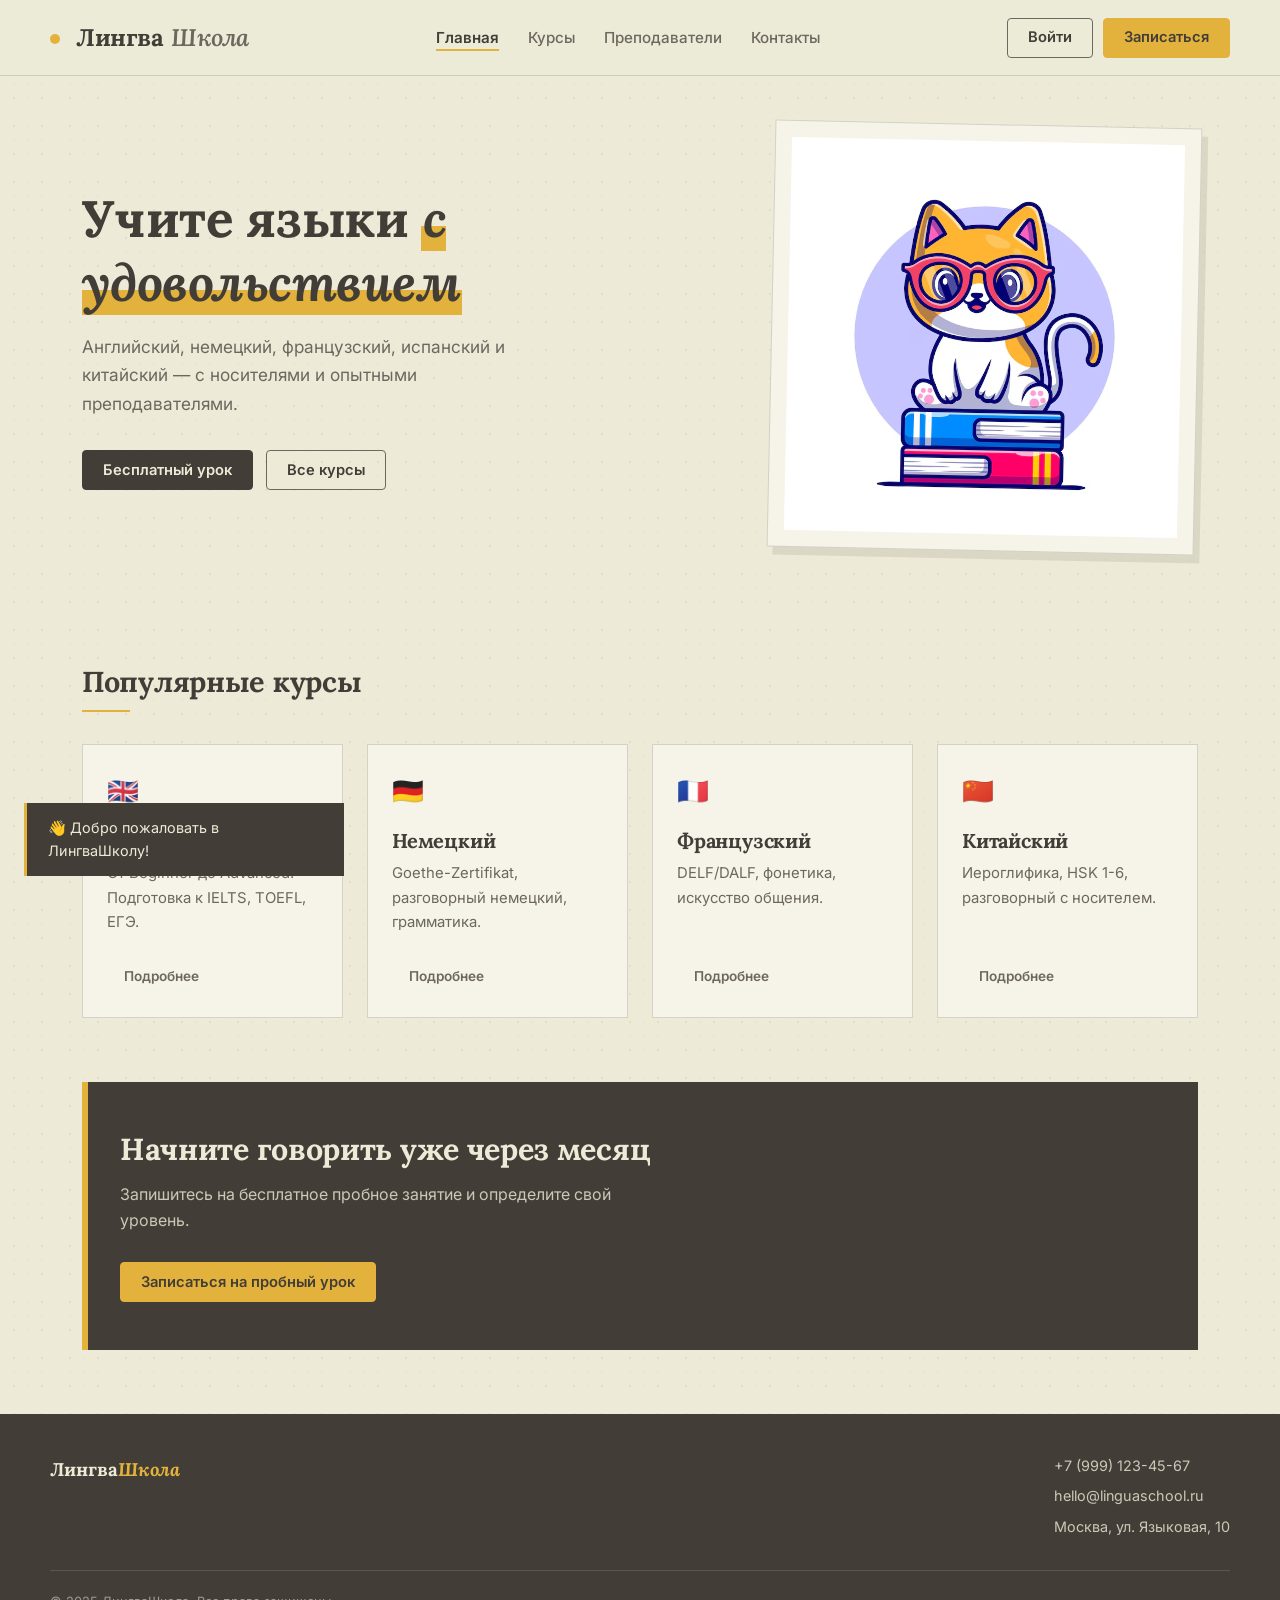
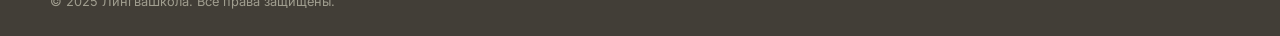
<file: index.html>
<!DOCTYPE html>
<html lang="ru">
<head>
    <meta charset="UTF-8">
    <meta name="viewport" content="width=device-width, initial-scale=1.0">
    <title>ЛингваШкола — Главная</title>
    <link rel="stylesheet" href="css/style.css">
</head>
<body data-page="home">

    <header>
        <div class="header-container">
            <a href="index.html" class="logo"><i></i> Лингва<span>Школа</span></a>
            <nav>
                <ul>
                    <li><a href="index.html" class="active">Главная</a></li>
                    <li><a href="courses.html">Курсы</a></li>
                    <li><a href="teachers.html">Преподаватели</a></li>
                    <li><a href="contacts.html">Контакты</a></li>
                </ul>
            </nav>
            <div class="auth-buttons">
                <button class="btn btn-outline" id="loginBtn">Войти</button>
                <button class="btn btn-primary" id="signupBtn">Записаться</button>
            </div>
        </div>
    </header>

    <main>
       <section class="hero">
    <div class="hero-text">
        <h1>Учите языки <em>с удовольствием</em></h1>
        <p>Английский, немецкий, французский, испанский и китайский — с носителями и опытными преподавателями.</p>
        <div class="hero-actions">
            <a href="contacts.html" class="btn btn-secondary">Бесплатный урок</a>
            <a href="courses.html" class="btn btn-outline">Все курсы</a>
        </div>
    </div>
    <div class="hero-image">
        <img src="cute-cat-sitting-book-stack-cartoon-icon-illustration-animal-education-icon-isolated-flat-cartoon-style_138676-3108.avif">
    </div>
</section>

        <section>
            <h2 class="section-title">Популярные курсы</h2>
            <div class="courses-grid">
                <div class="course-card">
                    <div class="course-flag">🇬🇧</div>
                    <h3>Английский</h3>
                    <p>От Beginner до Advanced. Подготовка к IELTS, TOEFL, ЕГЭ.</p>
                    <a href="courses.html" class="btn course-btn" data-course="Английский">Подробнее</a>
                </div>
                <div class="course-card">
                    <div class="course-flag">🇩🇪</div>
                    <h3>Немецкий</h3>
                    <p>Goethe-Zertifikat, разговорный немецкий, грамматика.</p>
                    <a href="courses.html" class="btn course-btn" data-course="Немецкий">Подробнее</a>
                </div>
                <div class="course-card">
                    <div class="course-flag">🇫🇷</div>
                    <h3>Французский</h3>
                    <p>DELF/DALF, фонетика, искусство общения.</p>
                    <a href="courses.html" class="btn course-btn" data-course="Французский">Подробнее</a>
                </div>
                <div class="course-card">
                    <div class="course-flag">🇨🇳</div>
                    <h3>Китайский</h3>
                    <p>Иероглифика, HSK 1-6, разговорный с носителем.</p>
                    <a href="courses.html" class="btn course-btn" data-course="Китайский">Подробнее</a>
                </div>
            </div>
        </section>

        <section class="cta-block">
            <h2>Начните говорить уже <span>через месяц</span></h2>
            <p>Запишитесь на бесплатное пробное занятие и определите свой уровень.</p>
            <a href="contacts.html" class="btn btn-primary">Записаться на пробный урок</a>
        </section>
    </main>

    <footer>
        <div class="footer-container">
            <div class="footer-logo">Лингва<span>Школа</span></div>
            <div class="footer-contacts">
                <a href="#">+7 (999) 123-45-67</a>
                <a href="#">hello@linguaschool.ru</a>
                <a href="#">Москва, ул. Языковая, 10</a>
            </div>
        </div>
        <div class="copyright">© 2025 ЛингваШкола. Все права защищены.</div>
    </footer>

    <div id="toast" class="toast-message">Сообщение</div>
    <script src="js/script.js"></script>
</body>
</html>
</file>
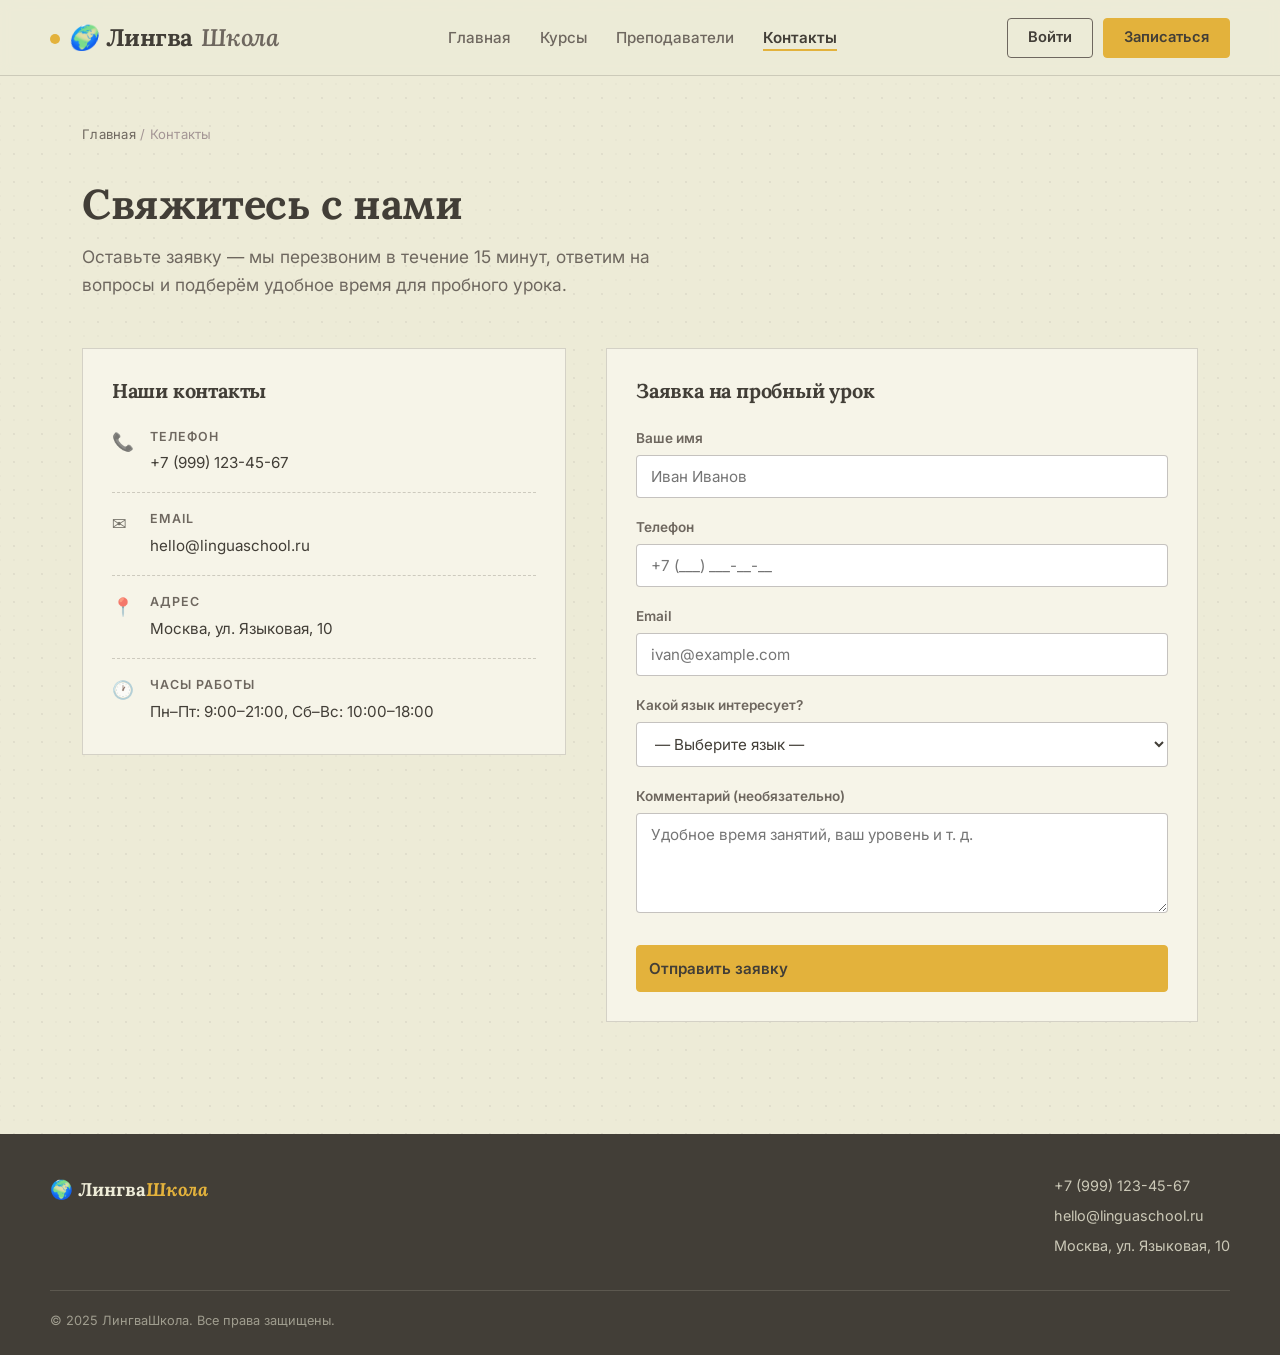
<file: contacts.html>
<!DOCTYPE html>
<html lang="ru">
<head>
    <meta charset="UTF-8">
    <meta name="viewport" content="width=device-width, initial-scale=1.0">
    <title>Контакты — ЛингваШкола</title>
    <link rel="stylesheet" href="css/style.css">
</head>
<body data-page="contacts">

    <header>
        <div class="header-container">
            <a href="index.html" class="logo"><i>🌍</i> Лингва<span>Школа</span></a>
            <nav>
                <ul>
                    <li><a href="index.html">Главная</a></li>
                    <li><a href="courses.html">Курсы</a></li>
                    <li><a href="teachers.html">Преподаватели</a></li>
                    <li><a href="contacts.html" class="active">Контакты</a></li>
                </ul>
            </nav>
            <div class="auth-buttons">
                <button class="btn btn-outline" id="loginBtn">Войти</button>
                <button class="btn btn-primary" id="signupBtn">Записаться</button>
            </div>
        </div>
    </header>

    <main>
        <div class="breadcrumbs"><a href="index.html">Главная</a> / Контакты</div>
        <h1 class="page-title">Свяжитесь с нами</h1>
        <p class="page-subtitle">Оставьте заявку — мы перезвоним в течение 15 минут, ответим на вопросы и подберём удобное время для пробного урока.</p>

        <div class="contact-layout">
            <div class="contact-info">
                <h3>Наши контакты</h3>
                <div class="contact-info-item">
                    <div class="icon">📞</div>
                    <div>
                        <strong>Телефон</strong>
                        <a href="tel:+79991234567">+7 (999) 123-45-67</a>
                    </div>
                </div>
                <div class="contact-info-item">
                    <div class="icon">✉️</div>
                    <div>
                        <strong>Email</strong>
                        <a href="mailto:hello@linguaschool.ru">hello@linguaschool.ru</a>
                    </div>
                </div>
                <div class="contact-info-item">
                    <div class="icon">📍</div>
                    <div>
                        <strong>Адрес</strong>
                        <span>Москва, ул. Языковая, 10</span>
                    </div>
                </div>
                <div class="contact-info-item">
                    <div class="icon">🕐</div>
                    <div>
                        <strong>Часы работы</strong>
                        <span>Пн–Пт: 9:00–21:00, Сб–Вс: 10:00–18:00</span>
                    </div>
                </div>
            </div>

            <form class="contact-form" id="contactForm">
                <h3>Заявка на пробный урок</h3>
                <div class="form-group">
                    <label for="name">Ваше имя</label>
                    <input type="text" id="name" name="name" placeholder="Иван Иванов" required>
                </div>
                <div class="form-group">
                    <label for="phone">Телефон</label>
                    <input type="tel" id="phone" name="phone" placeholder="+7 (___) ___-__-__" required>
                </div>
                <div class="form-group">
                    <label for="email">Email</label>
                    <input type="email" id="email" name="email" placeholder="ivan@example.com" required>
                </div>
                <div class="form-group">
                    <label for="course">Какой язык интересует?</label>
                    <select id="course" name="course" required>
                        <option value="">— Выберите язык —</option>
                        <option value="english">Английский</option>
                        <option value="german">Немецкий</option>
                        <option value="french">Французский</option>
                        <option value="chinese">Китайский</option>
                        <option value="spanish">Испанский</option>
                        <option value="italian">Итальянский</option>
                    </select>
                </div>
                <div class="form-group">
                    <label for="message">Комментарий (необязательно)</label>
                    <textarea id="message" name="message" placeholder="Удобное время занятий, ваш уровень и т. д."></textarea>
                </div>
                <button type="submit" class="btn btn-primary">Отправить заявку</button>
            </form>
        </div>
    </main>

    <footer>
        <div class="footer-container">
            <div class="footer-logo">🌍 Лингва<span>Школа</span></div>
            <div class="footer-contacts">
                <a href="#">+7 (999) 123-45-67</a>
                <a href="#">hello@linguaschool.ru</a>
                <a href="#">Москва, ул. Языковая, 10</a>
            </div>
        </div>
        <div class="copyright">© 2025 ЛингваШкола. Все права защищены.</div>
    </footer>

    <div id="toast" class="toast-message">Сообщение</div>
    <script src="js/script.js"></script>
</body>
</html>
</file>
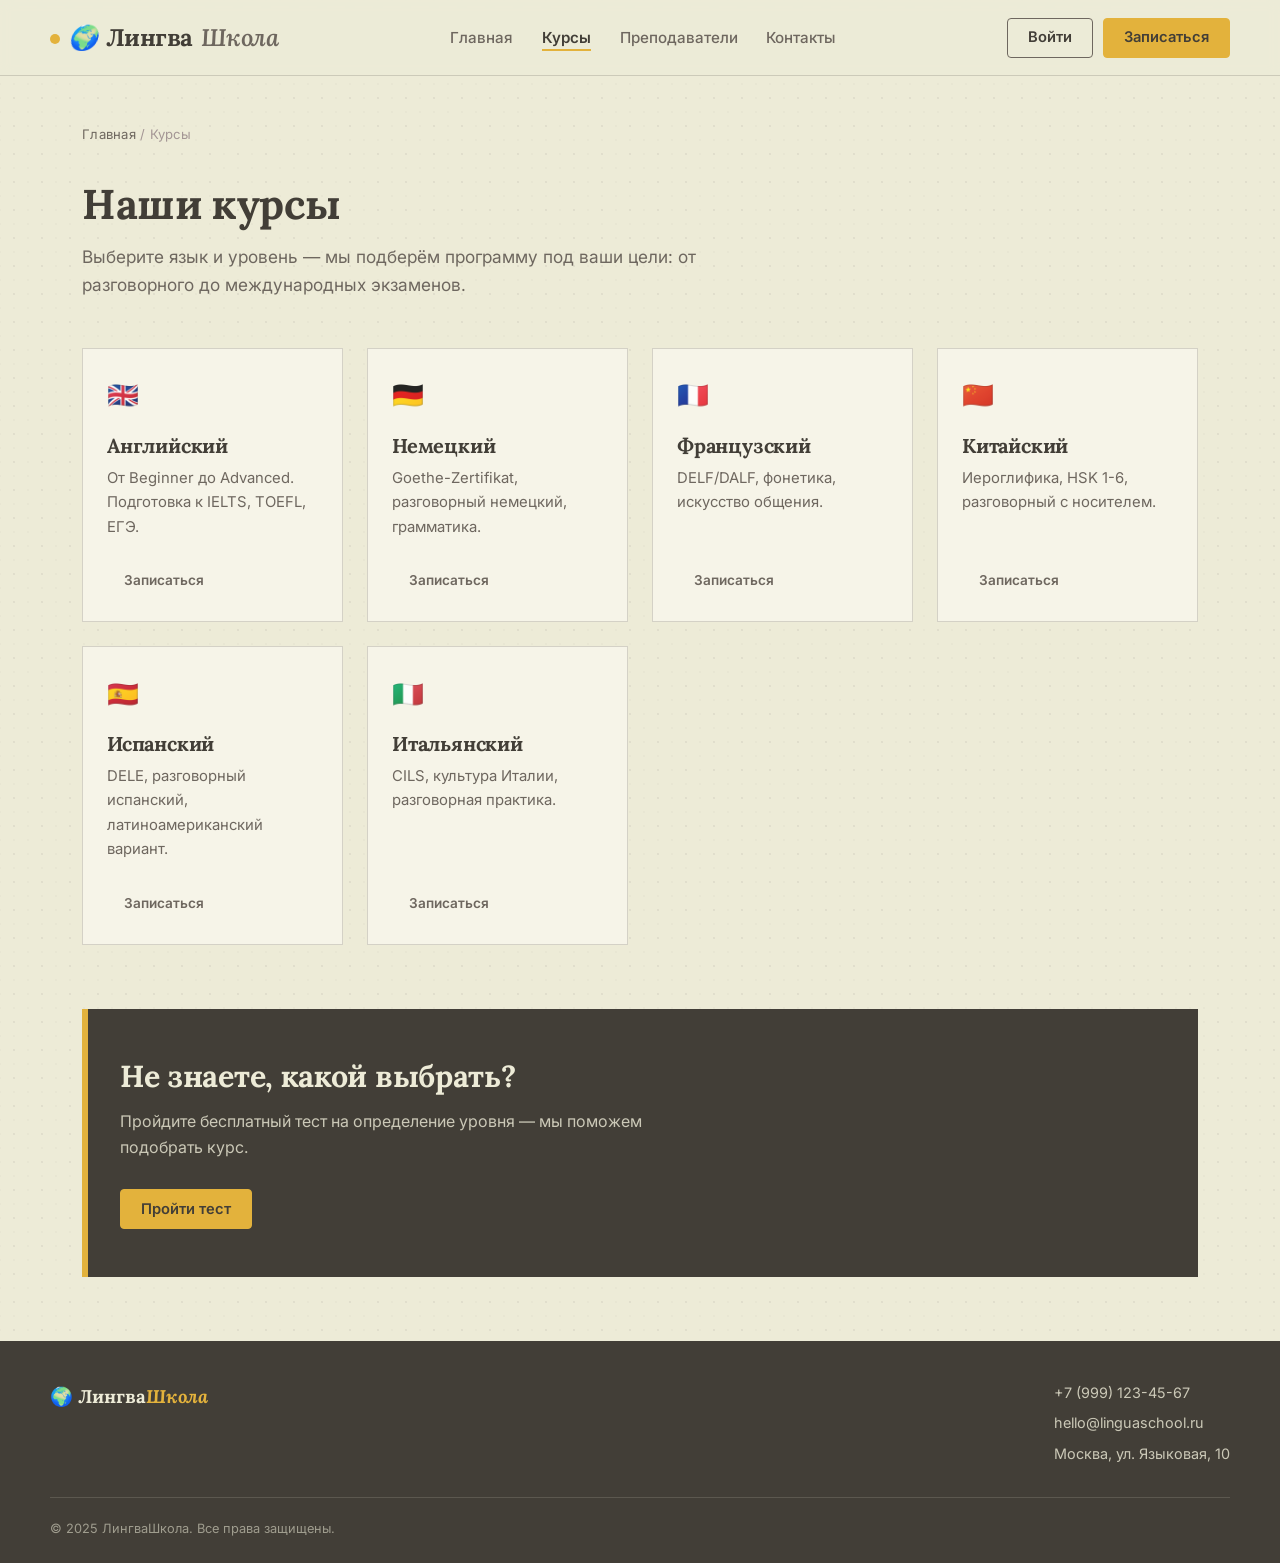
<file: courses.html>
<!DOCTYPE html>
<html lang="ru">
<head>
    <meta charset="UTF-8">
    <meta name="viewport" content="width=device-width, initial-scale=1.0">
    <title>Курсы — ЛингваШкола</title>
    <link rel="stylesheet" href="css/style.css">
</head>
<body data-page="courses">

    <header>
        <div class="header-container">
            <a href="index.html" class="logo"><i>🌍</i> Лингва<span>Школа</span></a>
            <nav>
                <ul>
                    <li><a href="index.html">Главная</a></li>
                    <li><a href="courses.html" class="active">Курсы</a></li>
                    <li><a href="teachers.html">Преподаватели</a></li>
                    <li><a href="contacts.html">Контакты</a></li>
                </ul>
            </nav>
            <div class="auth-buttons">
                <button class="btn btn-outline" id="loginBtn">Войти</button>
                <button class="btn btn-primary" id="signupBtn">Записаться</button>
            </div>
        </div>
    </header>

    <main>
        <div class="breadcrumbs"><a href="index.html">Главная</a> / Курсы</div>
        <h1 class="page-title">Наши курсы</h1>
        <p class="page-subtitle">Выберите язык и уровень — мы подберём программу под ваши цели: от разговорного до международных экзаменов.</p>

        <div class="courses-grid">
            <div class="course-card">
                <div class="course-flag">🇬🇧</div>
                <h3>Английский</h3>
                <p>От Beginner до Advanced. Подготовка к IELTS, TOEFL, ЕГЭ.</p>
                <a href="contacts.html" class="btn course-btn" data-course="Английский">Записаться</a>
            </div>
            <div class="course-card">
                <div class="course-flag">🇩🇪</div>
                <h3>Немецкий</h3>
                <p>Goethe-Zertifikat, разговорный немецкий, грамматика.</p>
                <a href="contacts.html" class="btn course-btn" data-course="Немецкий">Записаться</a>
            </div>
            <div class="course-card">
                <div class="course-flag">🇫🇷</div>
                <h3>Французский</h3>
                <p>DELF/DALF, фонетика, искусство общения.</p>
                <a href="contacts.html" class="btn course-btn" data-course="Французский">Записаться</a>
            </div>
            <div class="course-card">
                <div class="course-flag">🇨🇳</div>
                <h3>Китайский</h3>
                <p>Иероглифика, HSK 1-6, разговорный с носителем.</p>
                <a href="contacts.html" class="btn course-btn" data-course="Китайский">Записаться</a>
            </div>
            <div class="course-card">
                <div class="course-flag">🇪🇸</div>
                <h3>Испанский</h3>
                <p>DELE, разговорный испанский, латиноамериканский вариант.</p>
                <a href="contacts.html" class="btn course-btn" data-course="Испанский">Записаться</a>
            </div>
            <div class="course-card">
                <div class="course-flag">🇮🇹</div>
                <h3>Итальянский</h3>
                <p>CILS, культура Италии, разговорная практика.</p>
                <a href="contacts.html" class="btn course-btn" data-course="Итальянский">Записаться</a>
            </div>
        </div>

        <section class="cta-block">
            <h2>Не знаете, <span>какой выбрать?</span></h2>
            <p>Пройдите бесплатный тест на определение уровня — мы поможем подобрать курс.</p>
            <a href="contacts.html" class="btn btn-primary">Пройти тест</a>
        </section>
    </main>

    <footer>
        <div class="footer-container">
            <div class="footer-logo">🌍 Лингва<span>Школа</span></div>
            <div class="footer-contacts">
                <a href="#">+7 (999) 123-45-67</a>
                <a href="#">hello@linguaschool.ru</a>
                <a href="#">Москва, ул. Языковая, 10</a>
            </div>
        </div>
        <div class="copyright">© 2025 ЛингваШкола. Все права защищены.</div>
    </footer>

    <div id="toast" class="toast-message">Сообщение</div>
    <script src="js/script.js"></script>
</body>
</html>
</file>
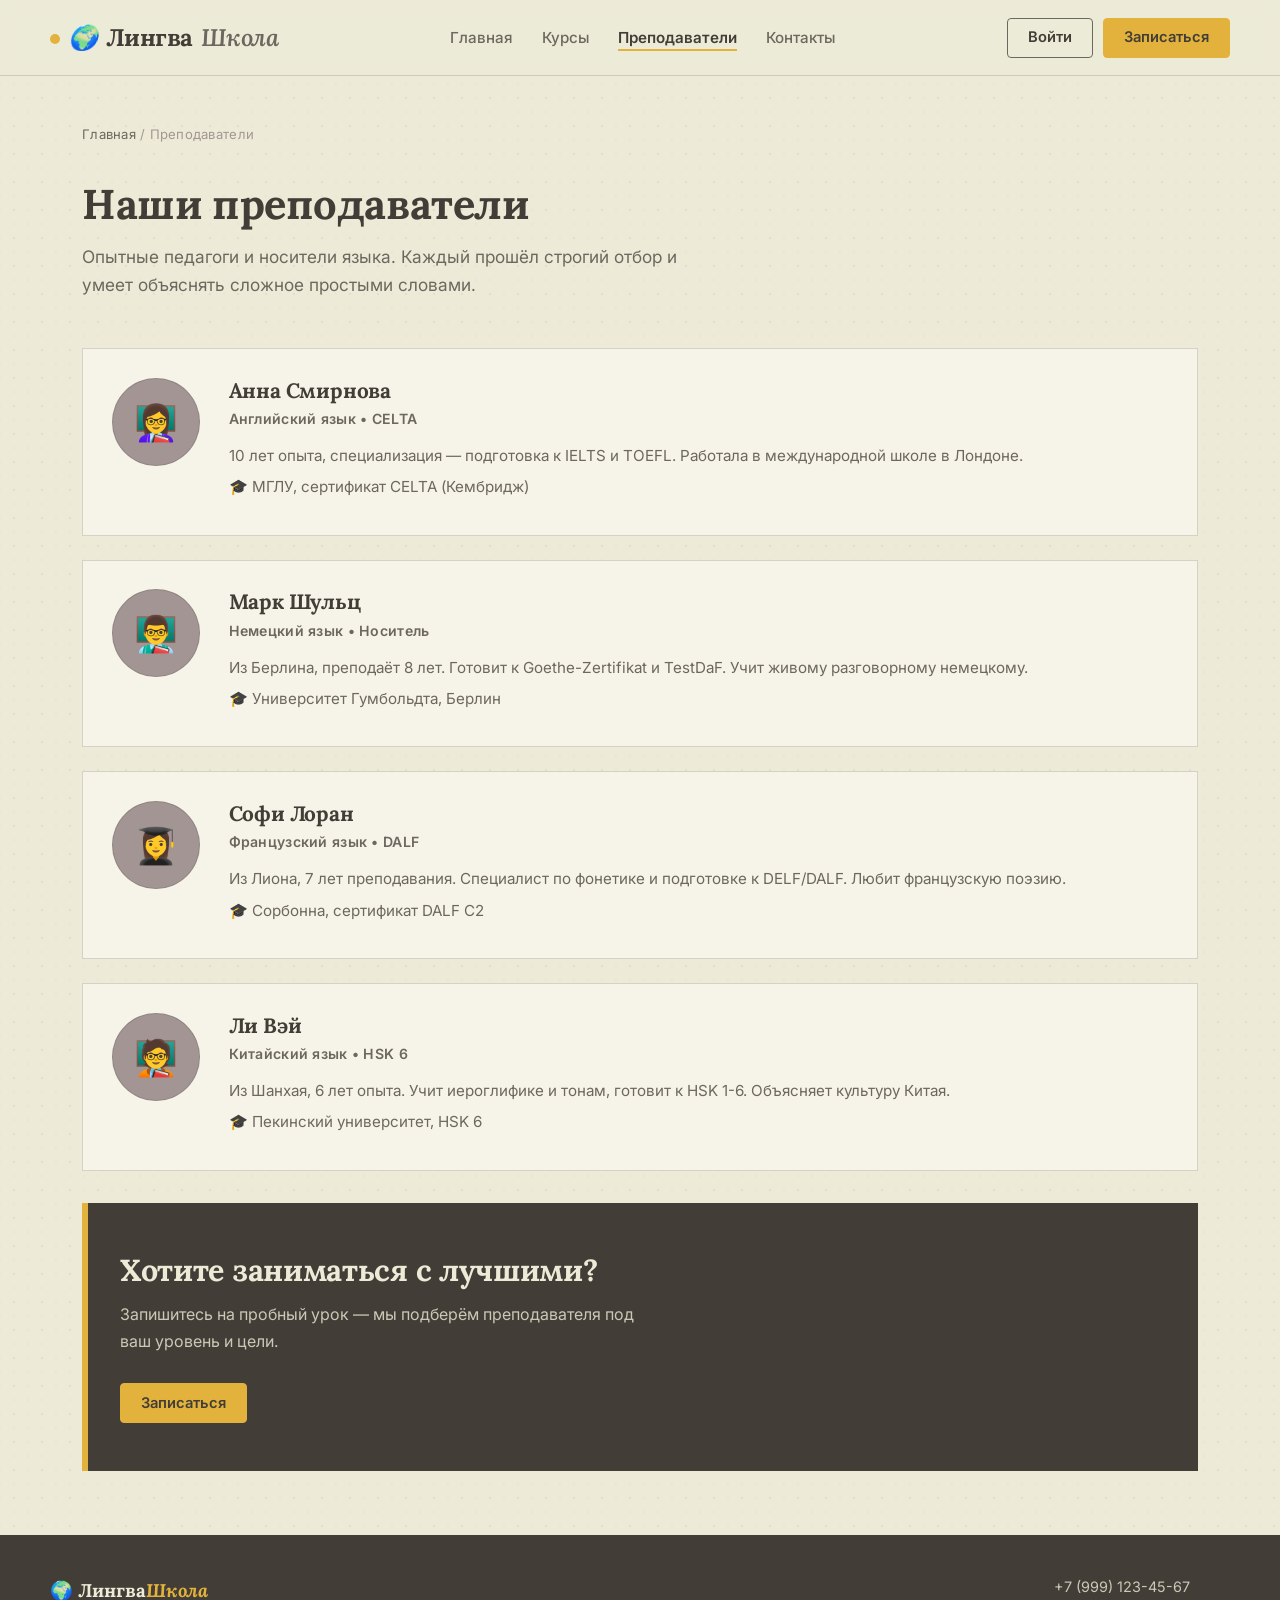
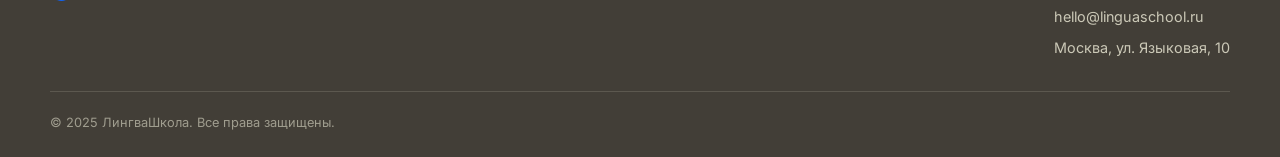
<file: teachers.html>
<!DOCTYPE html>
<html lang="ru">
<head>
    <meta charset="UTF-8">
    <meta name="viewport" content="width=device-width, initial-scale=1.0">
    <title>Преподаватели — ЛингваШкола</title>
    <link rel="stylesheet" href="css/style.css">
</head>
<body data-page="teachers">

    <header>
        <div class="header-container">
            <a href="index.html" class="logo"><i>🌍</i> Лингва<span>Школа</span></a>
            <nav>
                <ul>
                    <li><a href="index.html">Главная</a></li>
                    <li><a href="courses.html">Курсы</a></li>
                    <li><a href="teachers.html" class="active">Преподаватели</a></li>
                    <li><a href="contacts.html">Контакты</a></li>
                </ul>
            </nav>
            <div class="auth-buttons">
                <button class="btn btn-outline" id="loginBtn">Войти</button>
                <button class="btn btn-primary" id="signupBtn">Записаться</button>
            </div>
        </div>
    </header>

    <main>
        <div class="breadcrumbs"><a href="index.html">Главная</a> / Преподаватели</div>
        <h1 class="page-title">Наши преподаватели</h1>
        <p class="page-subtitle">Опытные педагоги и носители языка. Каждый прошёл строгий отбор и умеет объяснять сложное простыми словами.</p>

        <div class="teacher-full">
            <div class="teacher-avatar">👩‍🏫</div>
            <div class="teacher-full-info">
                <h3>Анна Смирнова</h3>
                <p class="subject">Английский язык • CELTA</p>
                <p>10 лет опыта, специализация — подготовка к IELTS и TOEFL. Работала в международной школе в Лондоне.</p>
                <p>🎓 МГЛУ, сертификат CELTA (Кембридж)</p>
            </div>
        </div>

        <div class="teacher-full">
            <div class="teacher-avatar">👨‍🏫</div>
            <div class="teacher-full-info">
                <h3>Марк Шульц</h3>
                <p class="subject">Немецкий язык • Носитель</p>
                <p>Из Берлина, преподаёт 8 лет. Готовит к Goethe-Zertifikat и TestDaF. Учит живому разговорному немецкому.</p>
                <p>🎓 Университет Гумбольдта, Берлин</p>
            </div>
        </div>

        <div class="teacher-full">
            <div class="teacher-avatar">👩‍🎓</div>
            <div class="teacher-full-info">
                <h3>Софи Лоран</h3>
                <p class="subject">Французский язык • DALF</p>
                <p>Из Лиона, 7 лет преподавания. Специалист по фонетике и подготовке к DELF/DALF. Любит французскую поэзию.</p>
                <p>🎓 Сорбонна, сертификат DALF C2</p>
            </div>
        </div>

        <div class="teacher-full">
            <div class="teacher-avatar">🧑‍🏫</div>
            <div class="teacher-full-info">
                <h3>Ли Вэй</h3>
                <p class="subject">Китайский язык • HSK 6</p>
                <p>Из Шанхая, 6 лет опыта. Учит иероглифике и тонам, готовит к HSK 1-6. Объясняет культуру Китая.</p>
                <p>🎓 Пекинский университет, HSK 6</p>
            </div>
        </div>

        <section class="cta-block">
            <h2>Хотите заниматься <span>с лучшими?</span></h2>
            <p>Запишитесь на пробный урок — мы подберём преподавателя под ваш уровень и цели.</p>
            <a href="contacts.html" class="btn btn-primary">Записаться</a>
        </section>
    </main>

    <footer>
        <div class="footer-container">
            <div class="footer-logo">🌍 Лингва<span>Школа</span></div>
            <div class="footer-contacts">
                <a href="#">+7 (999) 123-45-67</a>
                <a href="#">hello@linguaschool.ru</a>
                <a href="#">Москва, ул. Языковая, 10</a>
            </div>
        </div>
        <div class="copyright">© 2025 ЛингваШкола. Все права защищены.</div>
    </footer>

    <div id="toast" class="toast-message">Сообщение</div>
    <script src="js/script.js"></script>
</body>
</html>
</file>
<file: css/style.css>
/* ============================================
   Палитра:
   #423E37 — угольный (текст, подвал)
   #E3B23C — горчичный (акцент)
   #EDEBD7 — кремовый (фон)
   #A39594 — серо-бежевый (вторичный текст)
   #6E675F — тёплый серый (границы, подзаголовки)
   ============================================ */

@import url('https://fonts.googleapis.com/css2?family=Lora:ital,wght@0,400;0,600;0,700;1,400&family=Inter:wght@400;500;600;700&display=swap');

* {
    margin: 0;
    padding: 0;
    box-sizing: border-box;
}

:root {
    --ink: #423E37;          /* основной тёмный */
    --gold: #E3B23C;         /* акцент */
    --gold-dark: #C99A2E;    /* акцент при наведении */
    --paper: #EDEBD7;        /* основной фон / карточки */
    --paper-light: #F6F4E8;  /* чуть светлее карточек */
    --muted: #A39594;        /* вторичный текст */
    --muted-dark: #6E675F;   /* границы, подзаголовки */
}

html {
    scroll-behavior: smooth;
}

body {
    background-color: var(--paper);
    /* лёгкая «бумажная» текстура */
    background-image:
        radial-gradient(rgba(110, 103, 95, 0.06) 1px, transparent 1px),
        radial-gradient(rgba(110, 103, 95, 0.04) 1px, transparent 1px);
    background-size: 28px 28px, 14px 14px;
    background-position: 0 0, 7px 7px;
    color: var(--ink);
    line-height: 1.65;
    font-family: 'Inter', system-ui, sans-serif;
    font-size: 16.5px;
    display: flex;
    flex-direction: column;
    min-height: 100vh;
}

h1, h2, h3, h4 {
    font-family: 'Lora', Georgia, serif;
    font-weight: 700;
    line-height: 1.25;
    color: var(--ink);
    letter-spacing: -0.01em;
}

a {
    color: var(--muted-dark);
    text-decoration-thickness: 1px;
    text-underline-offset: 3px;
}

/* ---------- ШАПКА ---------- */
header {
    background: rgba(237, 235, 215, 0.95);
    backdrop-filter: blur(6px);
    padding: 1.1rem 2rem;
    position: sticky;
    top: 0;
    z-index: 100;
    border-bottom: 1px solid rgba(110, 103, 95, 0.25);
}

.header-container {
    max-width: 1180px;
    margin: 0 auto;
    display: flex;
    align-items: center;
    justify-content: space-between;
    gap: 1.5rem;
    flex-wrap: wrap;
}

.logo {
    font-family: 'Lora', serif;
    font-size: 1.5rem;
    font-weight: 700;
    color: var(--ink);
    display: flex;
    align-items: baseline;
    gap: 8px;
    text-decoration: none;
    letter-spacing: -0.02em;
}

.logo span {
    color: var(--muted-dark);
    font-style: italic;
    font-weight: 600;
}

/* точка-акцент */
.logo::before {
    content: '';
    width: 10px;
    height: 10px;
    border-radius: 50%;
    background: var(--gold);
    display: inline-block;
    transform: translateY(-2px);
}

nav ul {
    display: flex;
    list-style: none;
    gap: 1.8rem;
    flex-wrap: wrap;
}

nav a {
    text-decoration: none;
    font-size: 0.95rem;
    font-weight: 500;
    color: var(--muted-dark);
    padding: 4px 0;
    position: relative;
    transition: color 0.2s;
}

nav a::after {
    content: '';
    position: absolute;
    left: 0;
    bottom: 0;
    width: 100%;
    height: 2px;
    background: var(--gold);
    transform: scaleX(0);
    transform-origin: left;
    transition: transform 0.25s ease;
}

nav a:hover { color: var(--ink); }
nav a:hover::after { transform: scaleX(1); }

nav a.active {
    color: var(--ink);
    font-weight: 600;
}
nav a.active::after { transform: scaleX(1); }

.auth-buttons {
    display: flex;
    gap: 10px;
    align-items: center;
}

/* ---------- КНОПКИ ---------- */
.btn {
    font-family: 'Inter', sans-serif;
    font-size: 0.92rem;
    font-weight: 600;
    padding: 0.55rem 1.25rem;
    border-radius: 4px;
    cursor: pointer;
    transition: background 0.2s, color 0.2s, border-color 0.2s, transform 0.1s;
    display: inline-flex;
    align-items: center;
    gap: 6px;
    text-decoration: none;
    border: 1.5px solid transparent;
    line-height: 1.4;
}

.btn:active { transform: translateY(1px); }

.btn-outline {
    border-color: var(--muted-dark);
    color: var(--ink);
    background: transparent;
}
.btn-outline:hover {
    background: var(--gold);
    border-color: var(--gold);
    color: var(--ink);
}

.btn-primary {
    background: var(--gold);
    color: var(--ink);
    border-color: var(--gold);
}
.btn-primary:hover {
    background: var(--gold-dark);
    border-color: var(--gold-dark);
}

.btn-secondary {
    background: var(--ink);
    color: var(--paper);
    border-color: var(--ink);
}
.btn-secondary:hover {
    background: #2e2b26;
    border-color: #2e2b26;
}

/* ---------- ОСНОВНОЙ КОНТЕНТ ---------- */
main {
    flex: 1;
    max-width: 1180px;
    margin: 0 auto;
    padding: 3rem 2rem 4rem;
    width: 100%;
}

.breadcrumbs {
    font-size: 0.82rem;
    color: var(--muted);
    margin-bottom: 2rem;
    letter-spacing: 0.02em;
}
.breadcrumbs a {
    color: var(--muted-dark);
    text-decoration: none;
}
.breadcrumbs a:hover {
    color: var(--ink);
    text-decoration: underline;
}

.page-title {
    font-size: 2.6rem;
    margin-bottom: 0.8rem;
}
.page-subtitle {
    font-size: 1.08rem;
    color: var(--muted-dark);
    margin-bottom: 3rem;
    max-width: 620px;
}

.section-title {
    font-size: 1.8rem;
    margin-bottom: 2rem;
    position: relative;
    padding-left: 0;
}

.section-title::after {
    content: '';
    display: block;
    width: 48px;
    height: 2px;
    background: var(--gold);
    margin-top: 10px;
}

/* ---------- ГЕРОЙ ---------- */
.hero {
    display: grid;
    grid-template-columns: 1.2fr 0.8fr;
    gap: 3rem;
    align-items: center;
    margin-bottom: 5rem;
    padding-bottom: 2rem;
}

.hero-text h1 {
    font-size: clamp(2.2rem, 4.5vw, 3.2rem);
    margin-bottom: 1.2rem;
}

.hero-text h1 em {
    font-style: italic;
    color: var(--ink);
    background: linear-gradient(transparent 62%, var(--gold) 62%);
    padding: 0 2px;
}

.hero-text p {
    font-size: 1.08rem;
    color: var(--muted-dark);
    margin-bottom: 2rem;
    max-width: 480px;
}

.hero-actions {
    display: flex;
    flex-wrap: wrap;
    gap: 0.8rem;
}

/* Контейнер для картинки */
.hero-image {
    aspect-ratio: 1 / 1;
    background: var(--paper-light);
    border: 1px solid rgba(110, 103, 95, 0.25);
    padding: 1rem;
    display: flex;
    align-items: center;
    justify-content: center;
    transform: rotate(1.2deg);
    box-shadow: 6px 8px 0 rgba(110, 103, 95, 0.15);
    overflow: hidden;
}

.hero-image img {
    width: 100%;
    height: 100%;
    object-fit: contain;
    display: block;
}

/* ---------- КУРСЫ ---------- */
.courses-grid {
    display: grid;
    grid-template-columns: repeat(auto-fill, minmax(260px, 1fr));
    gap: 1.5rem;
    margin-bottom: 4rem;
}

.course-card {
    background: var(--paper-light);
    border: 1px solid rgba(110, 103, 95, 0.25);
    padding: 1.6rem 1.5rem 1.4rem;
    display: flex;
    flex-direction: column;
    transition: border-color 0.2s, transform 0.15s;
}

.course-card:hover {
    border-color: var(--gold);
    transform: translateY(-2px);
}

.course-flag {
    font-size: 1.6rem;
    margin-bottom: 1rem;
    opacity: 0.85;
}

.course-card h3 {
    font-size: 1.25rem;
    margin-bottom: 0.5rem;
}

.course-card p {
    color: var(--muted-dark);
    font-size: 0.93rem;
    margin-bottom: 1.5rem;
    flex: 1;
}

.course-card .btn {
    align-self: flex-start;
    font-size: 0.85rem;
    padding: 0.45rem 1rem;
}

/* ---------- ПРЕПОДАВАТЕЛИ ---------- */
.teachers-grid {
    display: grid;
    grid-template-columns: repeat(auto-fill, minmax(220px, 1fr));
    gap: 1.5rem;
    margin-bottom: 3rem;
}

.teacher-card {
    background: var(--paper-light);
    border: 1px solid rgba(110, 103, 95, 0.25);
    padding: 1.8rem 1.4rem;
    text-align: left;
}

.teacher-avatar {
    width: 72px;
    height: 72px;
    border-radius: 50%;
    background: var(--muted);
    display: flex;
    align-items: center;
    justify-content: center;
    font-size: 1.8rem;
    margin-bottom: 1rem;
    border: 1px solid rgba(110, 103, 95, 0.35);
    color: var(--paper);
}

.teacher-card h4 {
    font-size: 1.1rem;
    margin-bottom: 0.2rem;
}

.teacher-card p {
    color: var(--muted-dark);
    font-size: 0.88rem;
}

/* развёрнутая карточка */
.teacher-full {
    display: flex;
    gap: 1.8rem;
    background: var(--paper-light);
    border: 1px solid rgba(110, 103, 95, 0.25);
    padding: 1.8rem;
    margin-bottom: 1.5rem;
    align-items: flex-start;
    flex-wrap: wrap;
}

.teacher-full .teacher-avatar {
    margin: 0;
    flex-shrink: 0;
    width: 88px;
    height: 88px;
    font-size: 2.2rem;
}

.teacher-full-info {
    flex: 1 1 300px;
}

.teacher-full-info h3 {
    font-size: 1.3rem;
    margin-bottom: 0.2rem;
}

.teacher-full-info .subject {
    color: var(--muted-dark);
    font-size: 0.88rem;
    font-weight: 600;
    margin-bottom: 0.8rem;
    letter-spacing: 0.02em;
}

.teacher-full-info p {
    color: var(--muted-dark);
    font-size: 0.95rem;
    margin-bottom: 0.4rem;
}

/* ---------- CTA-БЛОК ---------- */
.cta-block {
    background: var(--ink);
    color: var(--paper);
    padding: 3rem 2rem;
    margin-top: 2rem;
    text-align: left;
    position: relative;
    border-left: 6px solid var(--gold);
}

.cta-block h2 {
    color: var(--paper);
    font-size: 1.9rem;
    margin-bottom: 0.8rem;
    max-width: 620px;
}

.cta-block h2 em {
    font-style: italic;
    color: var(--gold);
}

.cta-block p {
    color: rgba(237, 235, 215, 0.8);
    margin-bottom: 1.8rem;
    max-width: 540px;
    font-size: 1rem;
}

.cta-block .btn-primary {
    background: var(--gold);
    border-color: var(--gold);
    color: var(--ink);
}
.cta-block .btn-primary:hover {
    background: var(--paper);
    border-color: var(--paper);
}

/* ---------- ФОРМА ---------- */
.contact-layout {
    display: grid;
    grid-template-columns: 0.9fr 1.1fr;
    gap: 2.5rem;
    margin-bottom: 3rem;
    align-items: start;
}

.contact-info,
.contact-form {
    background: var(--paper-light);
    border: 1px solid rgba(110, 103, 95, 0.25);
    padding: 1.8rem;
}

.contact-info h3,
.contact-form h3 {
    font-size: 1.25rem;
    margin-bottom: 1.5rem;
}

.contact-info-item {
    display: flex;
    gap: 0.9rem;
    margin-bottom: 1rem;
    padding-bottom: 1rem;
    border-bottom: 1px dashed rgba(110, 103, 95, 0.3);
    align-items: flex-start;
}

.contact-info-item:last-child {
    border-bottom: none;
    margin-bottom: 0;
    padding-bottom: 0;
}

.contact-info-item .icon {
    font-size: 1.1rem;
    flex-shrink: 0;
    width: 1.5rem;
    opacity: 0.7;
}

.contact-info-item strong {
    display: block;
    font-size: 0.78rem;
    text-transform: uppercase;
    letter-spacing: 0.08em;
    color: var(--muted-dark);
    font-weight: 600;
    margin-bottom: 2px;
}

.contact-info-item a,
.contact-info-item span {
    color: var(--ink);
    font-size: 0.95rem;
    text-decoration: none;
}

.contact-info-item a:hover { text-decoration: underline; }

.form-group {
    margin-bottom: 1.1rem;
}

.form-group label {
    display: block;
    margin-bottom: 0.35rem;
    font-size: 0.85rem;
    font-weight: 600;
    color: var(--muted-dark);
}

.form-group input,
.form-group textarea,
.form-group select {
    width: 100%;
    padding: 0.7rem 0.85rem;
    border: 1px solid rgba(110, 103, 95, 0.4);
    background: #fff;
    font-size: 0.95rem;
    font-family: inherit;
    color: var(--ink);
    border-radius: 4px;
    transition: border-color 0.2s;
}

.form-group input:focus,
.form-group textarea:focus,
.form-group select:focus {
    outline: none;
    border-color: var(--gold);
}

.form-group textarea {
    resize: vertical;
    min-height: 100px;
}

.contact-form .btn {
    width: 100%;
    padding: 0.75rem;
    font-size: 0.95rem;
    margin-top: 0.4rem;
}

/* ---------- ПОДВАЛ ---------- */
footer {
    background: var(--ink);
    color: rgba(237, 235, 215, 0.8);
    padding: 2.5rem 2rem 1.5rem;
    margin-top: auto;
}

.footer-container {
    max-width: 1180px;
    margin: 0 auto;
    display: flex;
    flex-wrap: wrap;
    justify-content: space-between;
    align-items: flex-start;
    gap: 2rem;
}

.footer-logo {
    font-family: 'Lora', serif;
    font-size: 1.15rem;
    font-weight: 700;
    color: var(--paper);
    margin-bottom: 0.4rem;
}

.footer-logo span {
    color: var(--gold);
    font-style: italic;
}

.footer-contacts {
    display: flex;
    flex-direction: column;
    gap: 0.4rem;
    font-size: 0.9rem;
}

.footer-contacts a {
    color: rgba(237, 235, 215, 0.8);
    text-decoration: none;
}
.footer-contacts a:hover {
    color: var(--gold);
}

.copyright {
    max-width: 1180px;
    margin: 2rem auto 0;
    padding-top: 1.2rem;
    border-top: 1px solid rgba(237, 235, 215, 0.15);
    font-size: 0.8rem;
    color: rgba(237, 235, 215, 0.55);
}

/* ---------- TOAST ---------- */
.toast-message {
    position: fixed;
    bottom: 24px;
    left: 24px;
    right: auto;
    background: var(--ink);
    color: var(--paper);
    padding: 0.8rem 1.3rem;
    font-size: 0.9rem;
    z-index: 999;
    opacity: 0;
    transform: translateY(10px);
    transition: 0.25s;
    pointer-events: none;
    border-left: 3px solid var(--gold);
    max-width: 320px;
}

.toast-message.show {
    opacity: 1;
    transform: translateY(0);
}

/* ---------- АДАПТИВ ---------- */
@media (max-width: 900px) {
    .hero {
        grid-template-columns: 1fr;
        gap: 2rem;
    }
    .hero-image {
        aspect-ratio: 4 / 5;
        transform: none;
        max-width: 400px;
        margin: 0 auto;
    }
    .contact-layout {
        grid-template-columns: 1fr;
    }
}

@media (max-width: 720px) {
    body { font-size: 16px; }
    header { padding: 0.9rem 1.2rem; }
    .header-container { gap: 1rem; }
    nav ul { gap: 1.2rem; }
    main { padding: 2rem 1.2rem 3rem; }
    .page-title { font-size: 2rem; }
    .section-title { font-size: 1.5rem; }
    .cta-block { padding: 2rem 1.4rem; }
    .cta-block h2 { font-size: 1.5rem; }
    .footer-container { flex-direction: column; }
}

@media (max-width: 480px) {
    .auth-buttons { width: 100%; }
    nav ul {
        flex-direction: row;
        flex-wrap: wrap;
        gap: 0.8rem 1.2rem;
    }
    .hero-actions .btn { width: 100%; }
}
</file>
